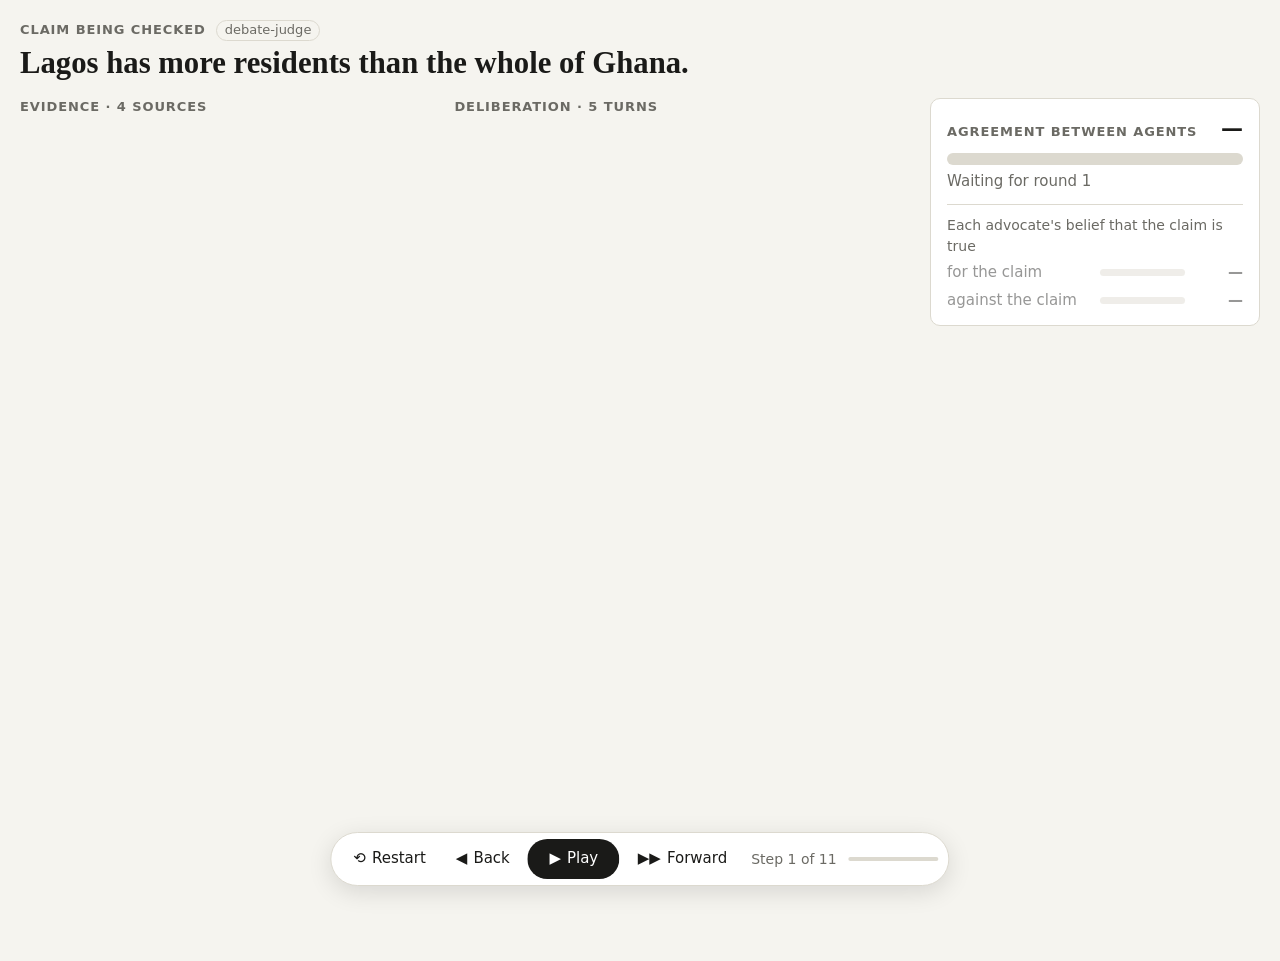
<file: viz/replay/index.html>
<!doctype html>
<html lang="en">
<head>
  <meta charset="utf-8">
  <meta name="viewport" content="width=device-width, initial-scale=1">
  <meta name="color-scheme" content="light dark">
  <title>Evidence Replay</title>
  <link rel="stylesheet" href="replay.css">
  <script type="module" src="replay.js"></script>
</head>
<body>
  <noscript><p class="msg">This replay needs JavaScript.</p></noscript>
  <main id="app" class="stage">
    <p class="msg" id="loading">Loading transcript…</p>
  </main>
</body>
</html>
</file>
<file: viz/replay/replay.css>
/* Evidence replay. Calm newsroom styling: neutral paper, one accent per verdict, text labels
   everywhere color carries meaning. Variants (viz/variants/<name>.css) load after this file. */

:root {
  --bg: #f5f4ef;
  --surface: #ffffff;
  --surface-2: #faf9f6;
  --ink: #1a1a18;
  --ink-2: #4a4945;
  --muted: #6b6a64;
  --line: #dcd9cf;
  --line-strong: #b9b5a8;
  --focus: #1d4ed8;
  --link: #3d3c38;

  --sup: #1e7a3c;   --sup-bg: #e6f2ea;
  --ref: #b42318;   --ref-bg: #fbe9e7;
  --nee: #5b5f66;   --nee-bg: #eceef0;
  --con: #9a5800;   --con-bg: #fbf0dc;

  --radius: 10px;
  --font: system-ui, -apple-system, "Segoe UI", Roboto, "Helvetica Neue", Arial, sans-serif;
  --serif: Georgia, "Iowan Old Style", "Times New Roman", serif;
  --base: 16px;
}

@media (prefers-color-scheme: dark) {
  :root:not([data-theme="light"]) {
    --bg: #141413;
    --surface: #1e1e1c;
    --surface-2: #232321;
    --ink: #eeede8;
    --ink-2: #c9c7c0;
    --muted: #a3a19a;
    --line: #34332f;
    --line-strong: #4d4b45;
    --focus: #8ab4ff;
    --link: #c9c7c0;
    --sup: #5cc281;  --sup-bg: #17301f;
    --ref: #f0857b;  --ref-bg: #3a1b18;
    --nee: #b0b4ba;  --nee-bg: #2a2c2f;
    --con: #f0b350;  --con-bg: #3a2a10;
  }
}
:root[data-theme="dark"] {
  --bg: #141413; --surface: #1e1e1c; --surface-2: #232321; --ink: #eeede8; --ink-2: #c9c7c0;
  --muted: #a3a19a; --line: #34332f; --line-strong: #4d4b45; --focus: #8ab4ff; --link: #c9c7c0;
  --sup: #5cc281; --sup-bg: #17301f; --ref: #f0857b; --ref-bg: #3a1b18;
  --nee: #b0b4ba; --nee-bg: #2a2c2f; --con: #f0b350; --con-bg: #3a2a10;
}

*, *::before, *::after { box-sizing: border-box; }
html { -webkit-text-size-adjust: 100%; }
body {
  margin: 0;
  background: var(--bg);
  color: var(--ink);
  font-family: var(--font);
  font-size: var(--base);
  line-height: 1.45;
  overflow-wrap: anywhere;
}
h1, h2, p, ol, ul, blockquote { margin: 0; }
ol, ul { padding: 0; list-style: none; }
button { font: inherit; color: inherit; }
:focus-visible { outline: 3px solid var(--focus); outline-offset: 2px; }
.sr-only {
  position: absolute; width: 1px; height: 1px; overflow: hidden;
  clip: rect(0 0 0 0); white-space: nowrap;
}
.msg { padding: 32px 16px; color: var(--muted); text-align: center; }
.msg.error { color: var(--ref); }

/* tones */
.tone-sup { --tone: var(--sup); --tone-bg: var(--sup-bg); }
.tone-ref { --tone: var(--ref); --tone-bg: var(--ref-bg); }
.tone-nee { --tone: var(--nee); --tone-bg: var(--nee-bg); }
.tone-con { --tone: var(--con); --tone-bg: var(--con-bg); }
.tone-side { --tone: var(--ink-2); --tone-bg: var(--surface-2); }

.kicker, .col-title, .meter-label, .beliefs-title, .still-kicker {
  font-size: 13px; font-weight: 650; letter-spacing: .07em; text-transform: uppercase;
  color: var(--muted);
}

.bar {
  display: block; position: relative; height: 10px; border-radius: 99px;
  background: var(--line); overflow: hidden;
}
.bar .fill {
  position: absolute; inset: 0 auto 0 0; width: 0; border-radius: inherit;
  background: var(--tone, var(--ink-2));
  transition: width .9s cubic-bezier(.2, .7, .2, 1);
}
.bar.small { height: 7px; }

.vlabel {
  display: inline-flex; align-items: center; gap: .4em; font-weight: 750; color: var(--tone);
}
.vlabel .glyph {
  display: inline-grid; place-items: center; width: 1.35em; height: 1.35em; border-radius: 50%;
  background: var(--tone); color: var(--surface); font-size: .8em; line-height: 1;
  flex: none;
}
.vlabel.small { font-size: 15px; }

/* ---------------------------------------------------------------------------- replay */

.stage { position: relative; }
.mode-replay .stage { padding: 20px 20px 88px; max-width: 1800px; margin: 0 auto; }

.grid {
  display: grid; gap: 16px 22px;
  grid-template-columns: minmax(0, 1fr);
  grid-template-areas: "claim" "meter" "evidence" "turns" "verdict";
}
.claim-bar { grid-area: claim; }
.meter { grid-area: meter; }
.evidence { grid-area: evidence; }
.turns { grid-area: turns; }
.verdict { grid-area: verdict; }

.claim-bar .kicker { display: flex; gap: 10px; align-items: baseline; flex-wrap: wrap; }
.claim-bar .proto {
  font-weight: 500; letter-spacing: 0; text-transform: none; font-size: 13px;
  border: 1px solid var(--line); border-radius: 99px; padding: 0 8px;
}
.claim {
  margin-top: 4px; font-family: var(--serif); font-weight: 600;
  font-size: clamp(22px, 2.4vw, 38px); line-height: 1.2; text-wrap: balance;
}

.panel, .meter, .verdict {
  background: var(--surface); border: 1px solid var(--line); border-radius: var(--radius);
}

/* agreement meter */
.meter { padding: 14px 16px; }
.meter-row { display: flex; justify-content: space-between; align-items: baseline; gap: 8px; }
.meter-val { font-size: 22px; font-weight: 750; font-variant-numeric: tabular-nums; }
.meter-bar { margin-top: 8px; height: 12px; overflow: visible; }
.meter-bar .fill { --tone: var(--ink-2); }
.marks { position: absolute; inset: 0; }
.mark {
  position: absolute; top: -3px; bottom: -3px; width: 2px; margin-left: -1px;
  background: var(--muted); opacity: .7; border-radius: 1px;
}
.meter-note { margin-top: 6px; color: var(--muted); font-size: 15px; }
.beliefs { margin-top: 12px; padding-top: 10px; border-top: 1px solid var(--line); }
.beliefs-title { text-transform: none; letter-spacing: 0; font-weight: 500; font-size: 14px; }
.belief-row {
  display: grid; grid-template-columns: 9.5em 1fr 3.2em; align-items: center; gap: 10px;
  margin-top: 6px; font-size: 15px; transition: opacity .4s;
}
.belief-row .bar .fill { --tone: var(--ink-2); }
.belief-row.pending-row { opacity: .45; }
.belief-val { text-align: right; font-variant-numeric: tabular-nums; font-weight: 650; }

/* evidence */
.col-title { margin-bottom: 8px; }
.ev-list { display: grid; gap: 10px; }
.ev {
  background: var(--surface); border: 1px solid var(--line); border-radius: var(--radius);
  padding: 11px 14px 12px; position: relative;
  transition: opacity .5s ease, transform .5s ease, border-color .3s, box-shadow .3s,
              background-color .3s;
}
.ev.pending { opacity: 0; transform: translateY(10px); visibility: hidden; }
.ev.cited {
  border-color: var(--ink-2);
  box-shadow: 0 0 0 2px var(--ink-2), 0 6px 18px rgb(0 0 0 / .08);
}
.ev.was-cited { border-color: var(--line-strong); }
.ev-head { display: flex; align-items: center; gap: 8px; font-size: 14px; color: var(--muted); }
.ev-num, .cite-chip {
  display: inline-grid; place-items: center; min-width: 1.6em; height: 1.6em; padding: 0 .3em;
  border-radius: 6px; background: var(--ink); color: var(--surface);
  font-size: 13px; font-weight: 700; font-variant-numeric: tabular-nums;
}
.ev-domain { font-weight: 650; color: var(--ink); overflow: hidden; text-overflow: ellipsis;
             white-space: nowrap; }
.ev-date { margin-left: auto; white-space: nowrap; }
.ev-title { margin-top: 4px; font-weight: 600; font-size: 15px; color: var(--ink-2); }
.ev-excerpt {
  margin-top: 4px; font-family: var(--serif); font-size: 16px; line-height: 1.4; color: var(--ink);
}
.stances { display: flex; flex-wrap: wrap; gap: 6px; margin-top: 8px; }
.stance {
  display: inline-flex; align-items: center; gap: 5px; font-size: 13.5px;
  border: 1px solid var(--tone); color: var(--tone); background: var(--tone-bg);
  border-radius: 99px; padding: 1px 9px 1px 4px;
}
.stance .glyph {
  display: inline-grid; place-items: center; width: 17px; height: 17px; border-radius: 50%;
  background: var(--tone); color: var(--surface); font-size: 11px; font-weight: 800;
}
.st-text { font-weight: 700; }
.st-model { color: var(--ink-2); }

/* turns */
.turn-list { display: grid; gap: 10px; position: relative; }
.turn {
  background: var(--surface); border: 1px solid var(--line); border-radius: var(--radius);
  padding: 12px 15px; transition: opacity .45s ease, transform .45s ease, border-color .3s;
  animation: turn-in .5s ease both;
}
.turn.pending { display: none; }
.turn.current { border-color: var(--ink-2); box-shadow: 0 6px 20px rgb(0 0 0 / .07); }
.turn.past { opacity: .62; }
.turn.past .turn-text {
  display: -webkit-box; -webkit-line-clamp: 2; -webkit-box-orient: vertical; overflow: hidden;
}
@keyframes turn-in { from { opacity: 0; transform: translateY(12px); } }
.turn-head { display: flex; align-items: center; gap: 8px; flex-wrap: wrap; }
.agent { font-weight: 700; }
.fam {
  font-size: 11.5px; font-weight: 700; letter-spacing: .08em; text-transform: uppercase;
  border: 1px solid var(--line-strong); color: var(--ink-2); border-radius: 4px; padding: 0 5px;
}
.round { margin-left: auto; color: var(--muted); font-size: 14px; white-space: nowrap; }
.turn-pos { display: flex; gap: 10px; align-items: center; margin-top: 5px; flex-wrap: wrap;
            font-size: 14px; }
.pos {
  font-weight: 700; color: var(--tone); background: var(--tone-bg); border-radius: 5px;
  padding: 0 7px; border: 1px solid color-mix(in srgb, var(--tone) 35%, transparent);
}
.belief-inline { color: var(--muted); font-variant-numeric: tabular-nums; }
.turn-text { margin-top: 6px; font-size: 16px; line-height: 1.45; }
.cites { margin-top: 8px; display: flex; gap: 5px; align-items: center; color: var(--muted);
         font-size: 14px; }

/* verdict */
.verdict {
  padding: 16px 18px; border-top: 6px solid var(--tone);
  transition: opacity .6s ease, transform .6s cubic-bezier(.2, .7, .2, 1);
}
.verdict.pending { opacity: 0; transform: translateY(14px) scale(.98); visibility: hidden; }
.v-main { margin-top: 4px; }
.vlabel.big { font-size: clamp(28px, 2.6vw, 42px); line-height: 1.1; }
.v-conf { margin-top: 10px; }
.v-conf-text { font-size: 15px; color: var(--ink-2); margin-bottom: 5px; }
.v-conf-text strong { font-size: 22px; color: var(--ink); }
.rationale { margin-top: 12px; font-size: 16px; color: var(--ink-2); }
.reasons { margin-top: 10px; display: grid; gap: 6px; counter-reset: r; }
.reasons li, .still-reasons li {
  position: relative; padding-left: 1.8em; font-weight: 600; counter-increment: r;
}
.reasons li::before, .still-reasons li::before {
  content: counter(r); position: absolute; left: 0; top: .1em;
  display: inline-grid; place-items: center; width: 1.3em; height: 1.3em; border-radius: 50%;
  background: var(--tone-bg); color: var(--tone); font-size: .82em; font-weight: 800;
}
.gold {
  margin-top: 14px; padding-top: 12px; border-top: 1px solid var(--line);
  display: flex; flex-wrap: wrap; align-items: center; gap: 6px 12px; font-size: 15px;
}
.gold-label { color: var(--muted); font-weight: 600; }
.match-badge {
  display: inline-flex; align-items: center; gap: 6px; font-weight: 700;
  border-radius: 6px; padding: 2px 9px;
}
.gold.match .match-badge { color: var(--sup); background: var(--sup-bg); }
.gold.mismatch .match-badge { color: var(--ref); background: var(--ref-bg); }

/* connectors */
.links { position: absolute; left: 0; top: 0; pointer-events: none; overflow: visible; }
.link { fill: none; stroke: var(--ink-2); stroke-width: 2; opacity: .75;
        stroke-dasharray: 600; animation: draw .7s ease both; }
.link-dot { fill: var(--ink-2); }
@keyframes draw { from { stroke-dashoffset: 600; } to { stroke-dashoffset: 0; } }

/* controls */
.controls {
  position: fixed; left: 50%; bottom: 14px; transform: translateX(-50%); z-index: 5;
  display: flex; align-items: center; gap: 6px; padding: 6px 10px;
  background: var(--surface); border: 1px solid var(--line); border-radius: 99px;
  box-shadow: 0 6px 24px rgb(0 0 0 / .12); max-width: calc(100vw - 16px);
}
.ctl {
  display: inline-flex; align-items: center; gap: 6px; border: 1px solid transparent;
  background: transparent; border-radius: 99px; padding: 6px 11px; cursor: pointer;
  font-size: 15px; min-height: 40px; white-space: nowrap;
}
.ctl:hover { background: var(--surface-2); border-color: var(--line); }
.ctl.primary { background: var(--ink); color: var(--surface); min-width: 92px;
               justify-content: center; }
.counter { font-size: 14px; color: var(--muted); font-variant-numeric: tabular-nums;
           padding: 0 6px; white-space: nowrap; }
.progress { display: block; width: 90px; height: 4px; border-radius: 9px; background: var(--line);
            overflow: hidden; }
.progress .fill { display: block; height: 100%; width: 0; background: var(--ink-2);
                  transition: width .3s; }
.autoplay .controls { display: none; }
.autoplay.mode-replay .stage { padding-bottom: 20px; }

/* --------------------------------------------------- responsive (no fixed aspect) */

@media (min-width: 760px) {
  body:not(.fixed) .grid {
    grid-template-columns: minmax(0, 1fr) minmax(0, 1.1fr);
    grid-template-areas: "claim claim" "meter meter" "evidence turns" "verdict verdict";
  }
}
@media (min-width: 1200px) {
  body:not(.fixed) .grid {
    grid-template-columns: minmax(0, 1fr) minmax(0, 1.1fr) minmax(300px, .8fr);
    grid-template-areas: "claim claim claim" "evidence turns meter" "evidence turns verdict";
    grid-template-rows: auto auto 1fr;
    align-items: start;
  }
}
@media (max-width: 759px) {
  body:not(.fixed).mode-replay .stage { padding: 14px 14px 84px; }
  body:not(.fixed) .links { display: none; }
  .ctl-text { display: none; }
  .ctl { padding: 6px 10px; }
  .progress { display: none; }
  body:not(.fixed) .belief-row { grid-template-columns: 7.5em 1fr 3em; }
}

/* ------------------------------------------------------------ fixed video aspects */

.fixed { overflow: hidden; }
.fixed.mode-replay .stage { margin: 0; padding: 28px 34px; max-width: none; overflow: hidden; }
.fixed .grid { height: 100%; }
.fixed .ev-list, .fixed .turn-scroll { min-height: 0; overflow: hidden; }
.fixed .ev-list { flex: 1; align-content: start; padding: 3px 3px 12px 0; margin-right: -3px; }
.fixed .turns, .fixed .evidence { display: flex; flex-direction: column; min-height: 0; }
.fixed .turn-scroll { flex: 1; }
.fixed .turn-text {
  display: -webkit-box; -webkit-line-clamp: 7; -webkit-box-orient: vertical; overflow: hidden;
}
.fixed .turn.past .turn-text { -webkit-line-clamp: 2; }
.fixed .controls { display: none; }

.aspect-wide { --base: 18px; }
.aspect-wide.mode-replay .stage { width: 1920px; height: 1080px; }
.aspect-wide .grid {
  grid-template-columns: 600px minmax(0, 1fr) 520px;
  grid-template-rows: auto auto minmax(0, 1fr);
  grid-template-areas: "claim claim claim" "evidence turns meter" "evidence turns verdict";
  gap: 18px 56px;
}
.aspect-wide .evidence { grid-row: 2 / 4; }
.aspect-wide .turns { grid-row: 2 / 4; }
.aspect-wide .verdict { align-self: start; }
.aspect-wide .claim { font-size: 42px; }
.aspect-wide .ev-excerpt, .aspect-wide .turn-text { font-size: 19px; }
.aspect-wide .agent { font-size: 19px; }
.aspect-wide .meter { margin-top: 26px; }
.aspect-wide .meter-note, .aspect-wide .belief-row, .aspect-wide .beliefs-title { font-size: 17px; }
.aspect-wide .vlabel.big { font-size: 56px; }
.aspect-wide .v-conf-text { font-size: 18px; }
.aspect-wide .v-conf-text strong { font-size: 28px; }
.aspect-wide .rationale { font-size: 19px; }
.aspect-wide .reasons li { font-size: 21px; }
.aspect-wide .verdict .gold { font-size: 17px; }
.aspect-wide .verdict { padding: 20px 24px; }

.aspect-square { --base: 17px; }
.aspect-square.mode-replay .stage { width: 1080px; height: 1080px; padding: 26px 30px; }
.aspect-square .grid {
  grid-template-columns: 450px minmax(0, 1fr);
  grid-template-rows: auto auto minmax(0, 1fr);
  grid-template-areas: "claim claim" "meter meter" "evidence turns";
  gap: 14px 48px;
}
.aspect-square .claim { font-size: 34px; }
.aspect-square .ev-title { display: none; }
.aspect-square .ev-excerpt { font-size: 16px; }
.aspect-square .verdict {
  grid-row: 3; grid-column: 1 / 3; align-self: center; justify-self: center;
  width: 820px; z-index: 3; padding: 26px 32px; box-shadow: 0 20px 60px rgb(0 0 0 / .18);
}
.aspect-square .vlabel.big { font-size: 52px; }
.aspect-square .rationale { font-size: 19px; }
.aspect-square .reasons li { font-size: 19px; }
.aspect-square.verdict-shown .evidence,
.aspect-square.verdict-shown .turns { opacity: .18; transition: opacity .6s; }
.aspect-square.verdict-shown .links { display: none; }
.aspect-square .meter { display: grid; grid-template-columns: 1fr 1fr; gap: 4px 28px;
                        padding: 12px 16px; }
.aspect-square .meter > .meter-row,
.aspect-square .meter > .meter-bar,
.aspect-square .meter > .meter-note { grid-column: 1; }
.aspect-square .meter.no-beliefs { display: block; }
.aspect-square .beliefs { grid-column: 2; grid-row: 1 / 4; margin: 0; padding: 0 0 0 24px;
                          border-top: 0; border-left: 1px solid var(--line); }

.dense .ev-title { display: none; }
.fixed .dense .ev-excerpt {
  display: -webkit-box; -webkit-line-clamp: 3; -webkit-box-orient: vertical; overflow: hidden;
}

/* ------------------------------------------------------------------- still card */

.mode-card .stage {
  min-height: 100vh; display: grid; place-items: center; padding: 16px;
}
.still {
  width: 100%; max-width: 880px; background: var(--surface); border: 1px solid var(--line);
  border-top: 10px solid var(--tone); border-radius: 14px; padding: 28px 30px;
  display: grid; gap: 14px;
}
.still-claim { font-family: var(--serif); font-weight: 600; font-size: clamp(20px, 3.4vw, 30px);
               line-height: 1.22; color: var(--ink-2); text-wrap: balance; margin-top: -8px; }
.still-verdict .vlabel { font-size: clamp(42px, 9vw, 84px); line-height: 1.02; letter-spacing: -.01em; }
.still-conf-text { font-size: clamp(18px, 2.6vw, 24px); color: var(--ink-2); margin-bottom: 8px; }
.still-conf-text .conf-num { font-size: clamp(30px, 5vw, 46px); color: var(--ink);
                             font-variant-numeric: tabular-nums; }
.still-bar { height: 16px; }
.still-reasons { display: grid; gap: 10px; counter-reset: r; margin-top: 6px; }
.still-reasons li { font-size: clamp(18px, 2.7vw, 26px); line-height: 1.3; }
.still-foot {
  display: flex; flex-wrap: wrap; align-items: center; justify-content: space-between;
  gap: 10px 20px; border-top: 1px solid var(--line); padding-top: 14px; margin-top: 4px;
  font-size: clamp(15px, 2vw, 19px);
}
.sources { font-weight: 650; color: var(--ink-2); }
.still-gold { margin: 0; padding: 0; border: 0; font-size: inherit; }
.still-gold .vlabel.small { font-size: inherit; }

.fixed.mode-card .stage { min-height: 0; padding: 0; }
.aspect-square.mode-card .stage { width: 1080px; height: 1080px; }
.aspect-square .still { max-width: none; width: 960px; padding: 48px 56px; gap: 22px; }
.aspect-square .still-claim { font-size: 36px; }
.aspect-square .still-verdict .vlabel { font-size: 104px; }
.aspect-square .still-conf-text { font-size: 30px; }
.aspect-square .still-conf-text .conf-num { font-size: 60px; }
.aspect-square .still-bar { height: 20px; }
.aspect-square .still-reasons li { font-size: 32px; }
.aspect-square .still-foot { font-size: 24px; }
.aspect-wide.mode-card .stage { width: 1920px; height: 1080px; }
.aspect-wide .still { max-width: none; width: 1500px; padding: 52px 64px; gap: 22px; }
.aspect-wide .still-claim { font-size: 40px; }
.aspect-wide .still-verdict .vlabel { font-size: 110px; }
.aspect-wide .still-conf-text { font-size: 30px; }
.aspect-wide .still-conf-text .conf-num { font-size: 60px; }
.aspect-wide .still-bar { height: 20px; }
.aspect-wide .still-reasons li { font-size: 34px; }
.aspect-wide .still-foot { font-size: 26px; }

/* ---------------------------------------------------------------- captions */
/* Burned into recorded video, so sized against the frame: >= 4% of its height, max 2 lines. */

.caption {
  position: fixed; left: 0; right: 0; bottom: 0; z-index: 20;
  display: flex; align-items: center; justify-content: center;
  min-height: calc(2 * 1.2em + 28px); padding: 14px 4%;
  background: rgb(10 10 10 / .86); color: #fff; text-align: center;
  font: 650 clamp(20px, 4.6vh, 44px)/1.2 var(--font); letter-spacing: .005em;
}
.caption-text {
  display: -webkit-box; -webkit-line-clamp: 2; -webkit-box-orient: vertical; overflow: hidden;
  text-wrap: balance;
}
.captions .controls { bottom: calc(2 * 1.2 * clamp(20px, 4.6vh, 44px) + 40px); }
.captions.mode-replay .stage { padding-bottom: calc(2 * 1.2 * clamp(20px, 4.6vh, 44px) + 60px); }
/* In fixed aspects the caption lives inside the (scaled) 1080-px-tall stage. */
.fixed .caption { position: absolute; font-size: 48px; min-height: 148px; padding: 16px 48px; }
.captions.fixed.mode-replay .stage { padding-bottom: 168px; }
.captions.fixed .ev-title { display: none; }
.captions.fixed .ev-excerpt {
  display: -webkit-box; -webkit-line-clamp: 3; -webkit-box-orient: vertical; overflow: hidden;
}

/* ------------------------------------------------------------------- motion */

@media (prefers-reduced-motion: reduce) {
  *, *::before, *::after {
    animation: none !important; transition: none !important; scroll-behavior: auto !important;
  }
}
</file>
